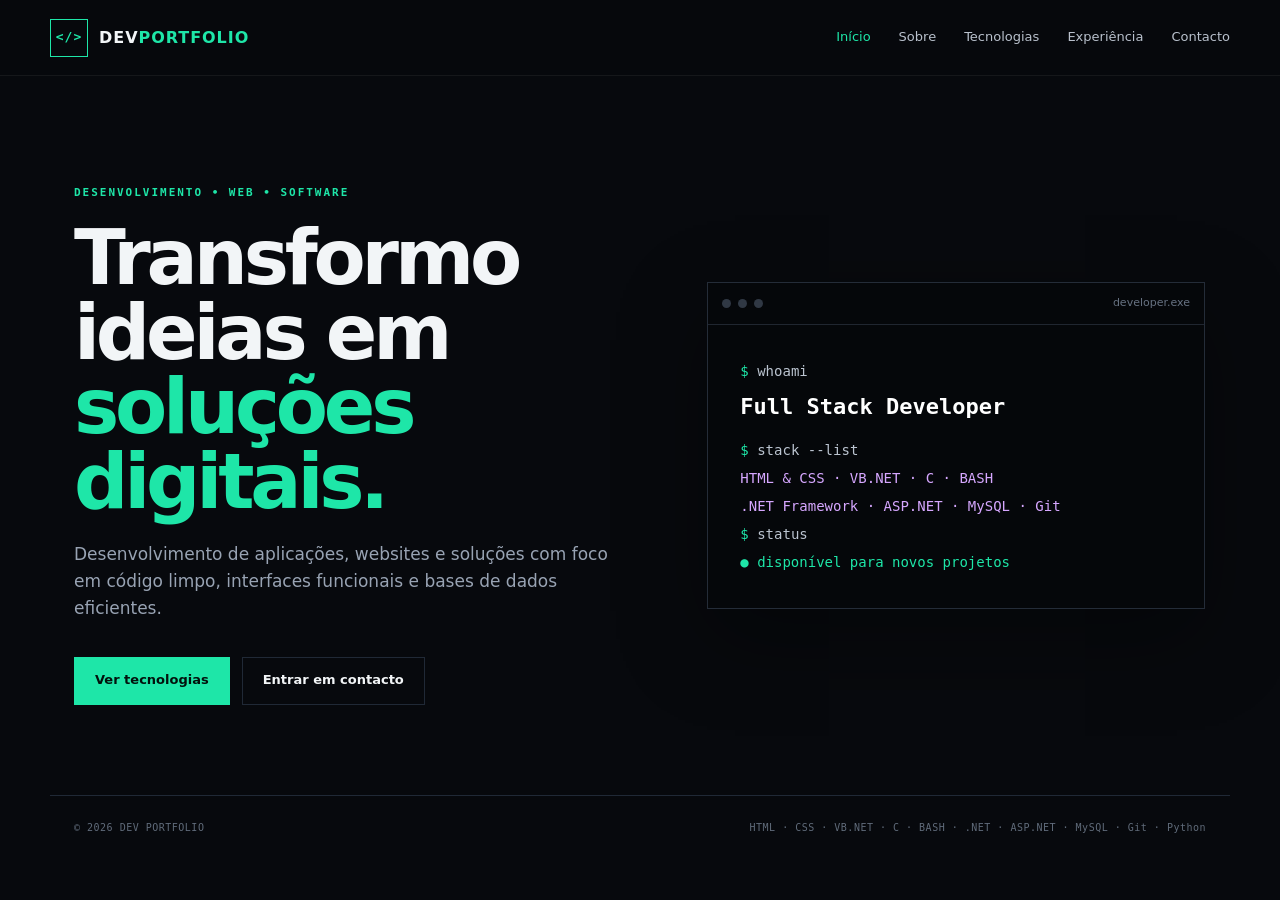
<file: index.html>
<!doctype html>
<html lang="pt-PT">
<head>
  <meta charset="utf-8">
  <meta name="viewport" content="width=device-width, initial-scale=1">
  <meta name="description" content="Portfólio de desenvolvimento web e software">
  <title>Início | Portfólio</title>
  <link rel="stylesheet" href="style.css">
</head>
<body>
  <header class="topbar">
    <a class="brand" href="index.html" aria-label="Página inicial">
      <span class="brand-mark">&lt;/&gt;</span>
      <span>DEV<span class="accent">PORTFOLIO</span></span>
    </a>
    <button class="menu-toggle" aria-label="Abrir menu">☰</button>
    <nav id="nav">
      <a href="index.html" class="active">Início</a>
      <a href="sobre.html">Sobre</a>
      <a href="tecnologias.html">Tecnologias</a>
      <a href="experiencia.html">Experiência</a>
      <a href="contacto.html">Contacto</a>
    </nav>
  </header>

  <main>
    <section id="inicio" class="hero">
      <div class="hero-copy">
        <p class="eyebrow">DESENVOLVIMENTO • WEB • SOFTWARE</p>
        <h1>Transformo ideias em<br><span>soluções digitais.</span></h1>
        <p class="lead">Desenvolvimento de aplicações, websites e soluções com foco em código limpo, interfaces funcionais e bases de dados eficientes.</p>
        <div class="hero-actions">
          <a class="btn primary" href="tecnologias.html">Ver tecnologias</a>
          <a class="btn ghost" href="contacto.html">Entrar em contacto</a>
        </div>
      </div>
      <div class="hero-card">
        <div class="terminal">
          <div class="terminal-head"><span></span><span></span><span></span><b>developer.exe</b></div>
          <div class="terminal-body">
            <p><i>$</i> whoami</p>
            <h3>Full Stack Developer</h3>
            <p><i>$</i> stack --list</p>
            <p class="code">HTML & CSS · VB.NET · C · BASH</p>
            <p class="code">.NET Framework · ASP.NET · MySQL · Git</p>
            <p><i>$</i> status</p>
            <p class="ok">● disponível para novos projetos</p>
          </div>
        </div>
      </div>
    </section>
  </main>

  <footer>
    <span>© 2026 DEV PORTFOLIO</span>
    <span>HTML · CSS · VB.NET · C · BASH · .NET · ASP.NET · MySQL · Git · Python</span>
  </footer>
  <script src="script.js"></script>
</body>
</html>
</file>
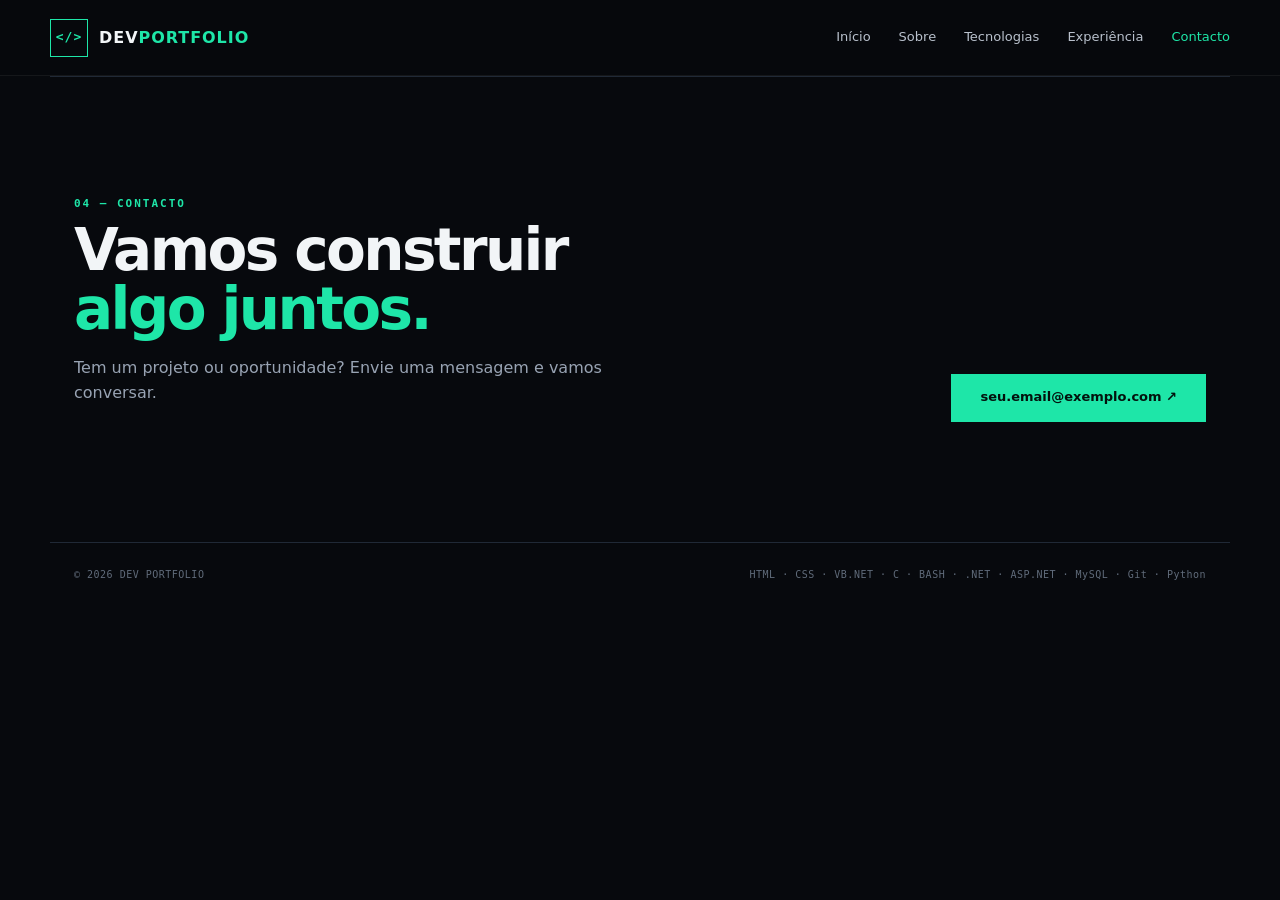
<file: contacto.html>
<!doctype html>
<html lang="pt-PT">
<head>
  <meta charset="utf-8">
  <meta name="viewport" content="width=device-width, initial-scale=1">
  <meta name="description" content="Portfólio de desenvolvimento web e software">
  <title>Contacto | Portfólio</title>
  <link rel="stylesheet" href="style.css">
</head>
<body>
  <header class="topbar">
    <a class="brand" href="index.html" aria-label="Página inicial">
      <span class="brand-mark">&lt;/&gt;</span>
      <span>DEV<span class="accent">PORTFOLIO</span></span>
    </a>
    <button class="menu-toggle" aria-label="Abrir menu">☰</button>
    <nav id="nav">
      <a href="index.html">Início</a>
      <a href="sobre.html">Sobre</a>
      <a href="tecnologias.html">Tecnologias</a>
      <a href="experiencia.html">Experiência</a>
      <a href="contacto.html" class="active">Contacto</a>
    </nav>
  </header>

  <main>
    <section id="contacto" class="contact">
      <div>
        <p class="eyebrow">04 — CONTACTO</p>
        <h2>Vamos construir<br><span>algo juntos.</span></h2>
        <p>Tem um projeto ou oportunidade? Envie uma mensagem e vamos conversar.</p>
      </div>
      <a class="btn primary large" href="mailto:seu.email@exemplo.com">seu.email@exemplo.com ↗</a>
    </section>
  </main>

  <footer>
    <span>© 2026 DEV PORTFOLIO</span>
    <span>HTML · CSS · VB.NET · C · BASH · .NET · ASP.NET · MySQL · Git · Python</span>
  </footer>
  <script src="script.js"></script>
</body>
</html>
</file>
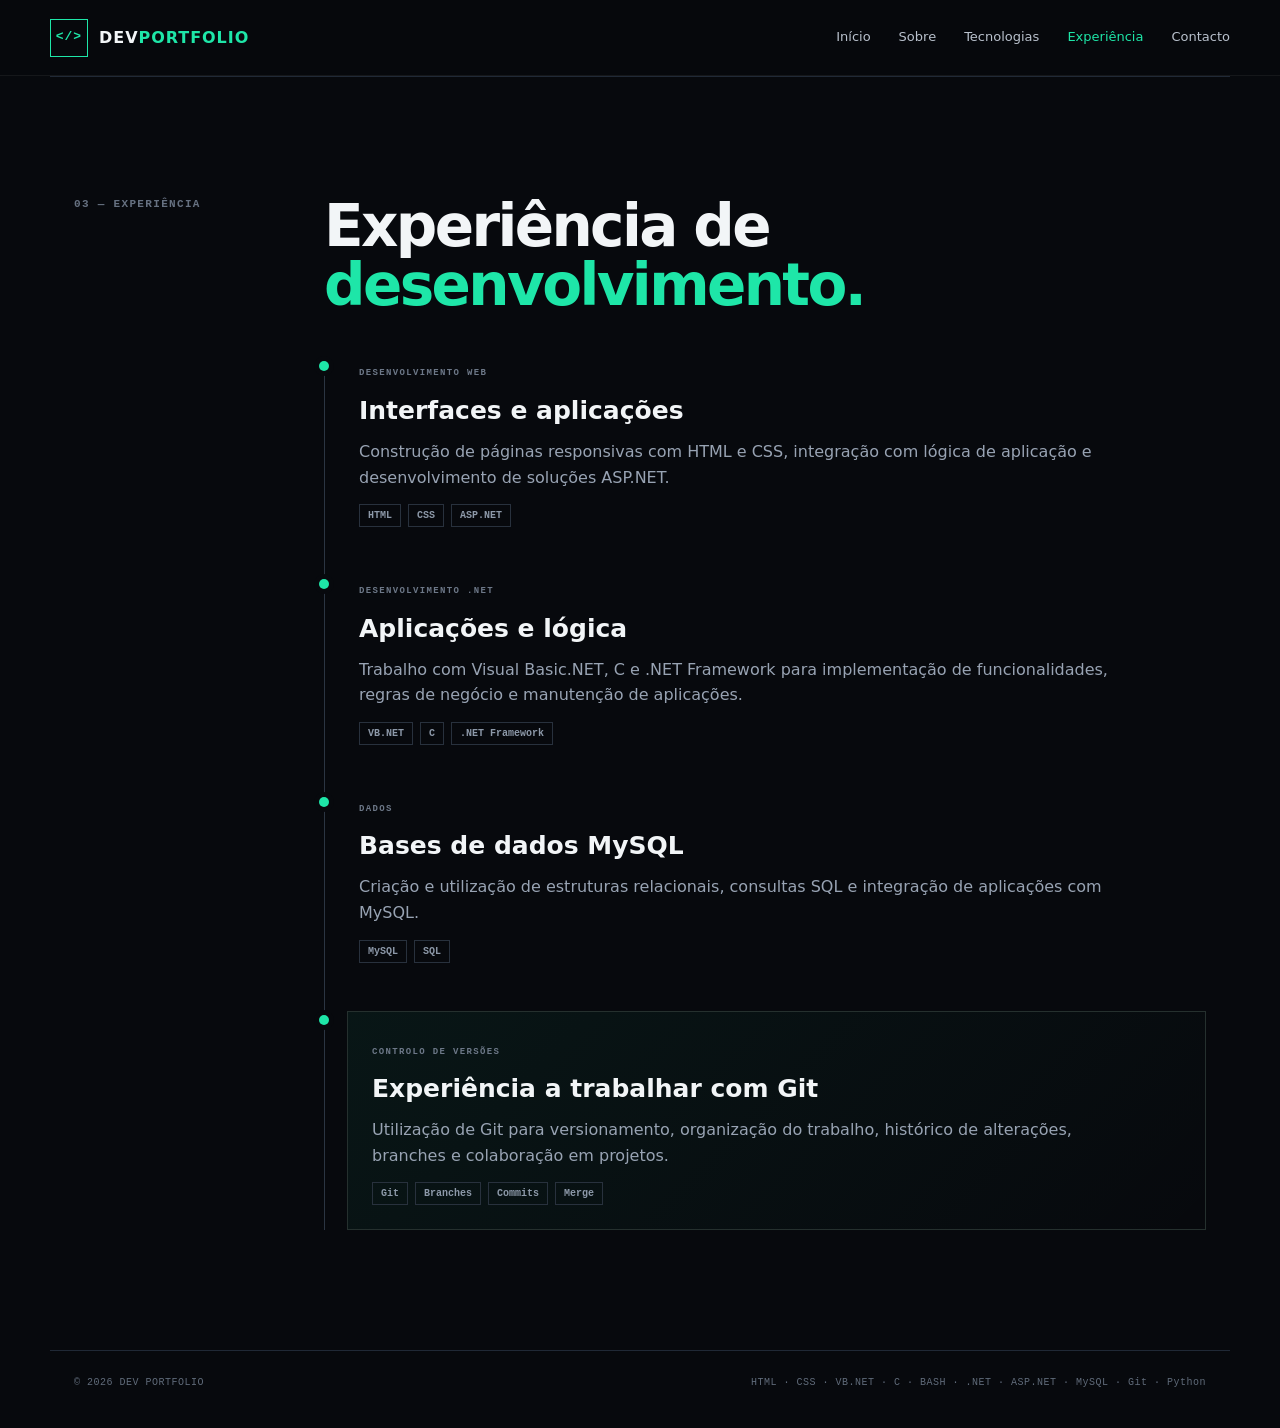
<file: experiencia.html>
<!doctype html>
<html lang="pt-PT">
<head>
  <meta charset="utf-8">
  <meta name="viewport" content="width=device-width, initial-scale=1">
  <meta name="description" content="Portfólio de desenvolvimento web e software">
  <title>Experiência | Portfólio</title>
  <link rel="stylesheet" href="style.css">
</head>
<body>
  <header class="topbar">
    <a class="brand" href="index.html" aria-label="Página inicial">
      <span class="brand-mark">&lt;/&gt;</span>
      <span>DEV<span class="accent">PORTFOLIO</span></span>
    </a>
    <button class="menu-toggle" aria-label="Abrir menu">☰</button>
    <nav id="nav">
      <a href="index.html">Início</a>
      <a href="sobre.html">Sobre</a>
      <a href="tecnologias.html">Tecnologias</a>
      <a href="experiencia.html" class="active">Experiência</a>
      <a href="contacto.html">Contacto</a>
    </nav>
  </header>

  <main>
    <section id="experiencia" class="section experience">
      <div class="section-label">03 — EXPERIÊNCIA</div>
      <div>
        <h2>Experiência de<br><span>desenvolvimento.</span></h2>
        <div class="timeline">
          <article class="timeline-item">
            <div class="dot"></div>
            <div class="timeline-content">
              <span class="period">DESENVOLVIMENTO WEB</span>
              <h3>Interfaces e aplicações</h3>
              <p>Construção de páginas responsivas com HTML e CSS, integração com lógica de aplicação e desenvolvimento de soluções ASP.NET.</p>
              <div class="tags"><span>HTML</span><span>CSS</span><span>ASP.NET</span></div>
            </div>
          </article>
          <article class="timeline-item">
            <div class="dot"></div>
            <div class="timeline-content">
              <span class="period">DESENVOLVIMENTO .NET</span>
              <h3>Aplicações e lógica</h3>
              <p>Trabalho com Visual Basic.NET, C e .NET Framework para implementação de funcionalidades, regras de negócio e manutenção de aplicações.</p>
              <div class="tags"><span>VB.NET</span><span>C</span><span>.NET Framework</span></div>
            </div>
          </article>
          <article class="timeline-item">
            <div class="dot"></div>
            <div class="timeline-content">
              <span class="period">DADOS</span>
              <h3>Bases de dados MySQL</h3>
              <p>Criação e utilização de estruturas relacionais, consultas SQL e integração de aplicações com MySQL.</p>
              <div class="tags"><span>MySQL</span><span>SQL</span></div>
            </div>
          </article>
          <article class="timeline-item git-item">
            <div class="dot"></div>
            <div class="timeline-content">
              <span class="period">CONTROLO DE VERSÕES</span>
              <h3>Experiência a trabalhar com Git</h3>
              <p>Utilização de Git para versionamento, organização do trabalho, histórico de alterações, branches e colaboração em projetos.</p>
              <div class="tags"><span>Git</span><span>Branches</span><span>Commits</span><span>Merge</span></div>
            </div>
          </article>
        </div>
      </div>
    </section>
  </main>

  <footer>
    <span>© 2026 DEV PORTFOLIO</span>
    <span>HTML · CSS · VB.NET · C · BASH · .NET · ASP.NET · MySQL · Git · Python</span>
  </footer>
  <script src="script.js"></script>
</body>
</html>
</file>
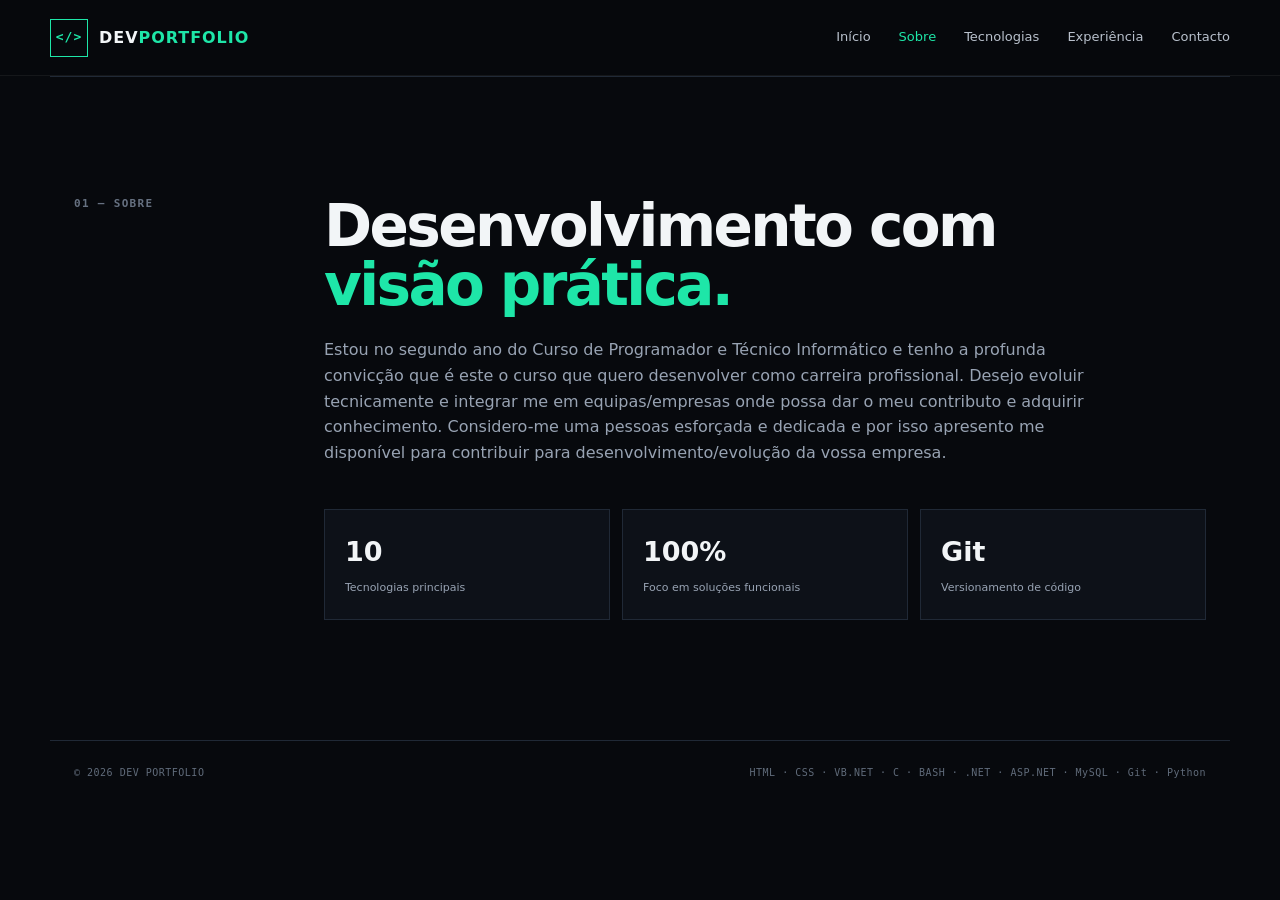
<file: sobre.html>
<!doctype html>
<html lang="pt-PT">
<head>
  <meta charset="utf-8">
  <meta name="viewport" content="width=device-width, initial-scale=1">
  <meta name="description" content="Portfólio de desenvolvimento web e software">
  <title>Sobre | Portfólio</title>
  <link rel="stylesheet" href="style.css">
</head>
<body>
  <header class="topbar">
    <a class="brand" href="index.html" aria-label="Página inicial">
      <span class="brand-mark">&lt;/&gt;</span>
      <span>DEV<span class="accent">PORTFOLIO</span></span>
    </a>
    <button class="menu-toggle" aria-label="Abrir menu">☰</button>
    <nav id="nav">
      <a href="index.html">Início</a>
      <a href="sobre.html" class="active">Sobre</a>
      <a href="tecnologias.html">Tecnologias</a>
      <a href="experiencia.html">Experiência</a>
      <a href="contacto.html">Contacto</a>
    </nav>
  </header>

  <main>
    <section id="sobre" class="section about">
      <div class="section-label">01 — SOBRE</div>
      <div>
        <h2>Desenvolvimento com<br><span>visão prática.</span></h2>
        <p>Estou no segundo ano do Curso de Programador e Técnico Informático e tenho a profunda
convicção que é este o curso que quero desenvolver como carreira profissional.
Desejo evoluir tecnicamente e integrar me em equipas/empresas onde possa dar o meu contributo e adquirir
conhecimento.
Considero-me uma pessoas esforçada e dedicada e por isso apresento me disponível para contribuir para
desenvolvimento/evolução da vossa empresa.

</p>
        <div class="stats">
          <div><strong>10</strong><span>Tecnologias principais</span></div>
          <div><strong>100%</strong><span>Foco em soluções funcionais</span></div>
          <div><strong>Git</strong><span>Versionamento de código</span></div>
        </div>
      </div>
    </section>
  </main>

  <footer>
    <span>© 2026 DEV PORTFOLIO</span>
    <span>HTML · CSS · VB.NET · C · BASH · .NET · ASP.NET · MySQL · Git · Python</span>
  </footer>
  <script src="script.js"></script>
</body>
</html>
</file>
<file: style.css>
:root{
  --bg:#07090d;--panel:#0d1118;--panel2:#111722;--text:#f2f5f7;--muted:#98a3b3;
  --accent:#1ee6a8;--line:#202936;--white:#fff;--max:1180px
}
*{box-sizing:border-box}html{scroll-behavior:smooth}body{margin:0;background:var(--bg);color:var(--text);font-family:Inter,ui-sans-serif,system-ui,-apple-system,BlinkMacSystemFont,"Segoe UI",sans-serif;line-height:1.6}
a{color:inherit;text-decoration:none}.topbar{position:sticky;top:0;z-index:20;height:76px;border-bottom:1px solid rgba(255,255,255,.06);background:rgba(7,9,13,.82);backdrop-filter:blur(16px);display:flex;align-items:center;justify-content:space-between;padding:0 max(24px,calc((100vw - var(--max))/2))}
.brand{display:flex;gap:11px;align-items:center;font-weight:800;letter-spacing:.06em}.brand-mark{display:grid;place-items:center;width:38px;height:38px;border:1px solid var(--accent);color:var(--accent);font-family:monospace}.accent{color:var(--accent)}
nav{display:flex;gap:28px;font-size:13px;color:#b9c1cd}nav a:hover{color:var(--accent)}nav a.active{color:var(--accent)}.menu-toggle{display:none;background:none;border:0;color:#fff;font-size:25px}
.hero{max-width:var(--max);min-height:650px;margin:auto;padding:110px 24px 90px;display:grid;grid-template-columns:1.05fr .95fr;gap:80px;align-items:center}
.eyebrow{font:700 11px/1.2 ui-monospace,SFMono-Regular,Menlo,monospace;letter-spacing:.18em;color:var(--accent)}
h1,h2,h3,p{margin-top:0}h1{font-size:clamp(46px,6vw,76px);line-height:.98;letter-spacing:-.055em;margin:22px 0}.hero h1 span,h2 span{color:var(--accent)}
.lead{max-width:620px;color:var(--muted);font-size:17px}.hero-actions{display:flex;gap:12px;margin-top:34px}.btn{display:inline-flex;align-items:center;justify-content:center;min-height:48px;padding:0 20px;border:1px solid var(--line);font-size:13px;font-weight:750}.btn.primary{background:var(--accent);border-color:var(--accent);color:#03120d}.btn.ghost:hover{border-color:var(--accent);color:var(--accent)}
.hero-card{padding:1px}.terminal{background:#05070a;border:1px solid #242c38;box-shadow:0 30px 80px rgba(0,0,0,.35)}.terminal-head{height:42px;border-bottom:1px solid #202630;display:flex;align-items:center;gap:7px;padding:0 14px;color:#677282;font-size:11px}.terminal-head span{width:9px;height:9px;border-radius:50%;background:#303844}.terminal-head b{margin-left:auto;font-weight:500}.terminal-body{padding:32px;font:14px/2 ui-monospace,SFMono-Regular,Menlo,monospace;color:#bbc4d0}.terminal-body p{margin:0}.terminal-body i{color:var(--accent);font-style:normal}.terminal-body h3{font:700 22px/1.3 ui-monospace,SFMono-Regular,Menlo,monospace;color:#fff;margin:8px 0 15px}.code{color:#d6a7ff}.ok{color:var(--accent)!important}
.section{max-width:var(--max);margin:auto;padding:120px 24px;display:grid;grid-template-columns:180px 1fr;gap:70px;border-top:1px solid var(--line)}.section-label{font:700 11px/1.3 ui-monospace,monospace;color:#667181;letter-spacing:.12em}
h2{font-size:clamp(38px,5vw,58px);line-height:1.02;letter-spacing:-.045em;margin-bottom:22px}.about p,.section-intro{max-width:760px;color:var(--muted);font-size:16px}.stats{display:grid;grid-template-columns:repeat(3,1fr);gap:12px;margin-top:44px}.stats div{border:1px solid var(--line);padding:20px;background:var(--panel)}.stats strong{display:block;font-size:27px}.stats span{font-size:11px;color:var(--muted)}
.tech-grid{display:grid;grid-template-columns:repeat(2,1fr);gap:12px;margin-top:40px}.tech-card{min-height:160px;border:1px solid var(--line);background:var(--panel);padding:24px;display:flex;gap:22px;align-items:flex-start;transition:.25s}.tech-card:hover{transform:translateY(-3px);border-color:#344151}.tech-card img{width:70px;height:70px;object-fit:contain}.tech-card small,.period{font:700 9px/1.2 ui-monospace,monospace;letter-spacing:.15em;color:#6d7888}.tech-card h3{font-size:20px;margin:6px 0}.tech-card p{font-size:13px;color:var(--muted);margin:0}.text-icon{align-items:center}.icon{width:70px;height:70px;flex:0 0 70px;display:grid;place-items:center;background:#2d6cdf;color:#fff;font:bold 30px ui-monospace,monospace}.icon.bash{background:#20262d}.icon.net{background:#512bd4}.icon.asp{background:#0078d4}.icon.sql{background:#4479a1;font-size:20px}
.timeline{margin-top:42px;border-left:1px solid #2b3542;padding-left:34px}.timeline-item{position:relative;padding:0 0 48px}.timeline-item:last-child{padding-bottom:0}.dot{position:absolute;width:10px;height:10px;border-radius:50%;background:var(--accent);left:-40px;top:4px;box-shadow:0 0 0 5px var(--bg)}.timeline-content h3{font-size:25px;margin:8px 0}.timeline-content p{max-width:760px;color:var(--muted);margin-bottom:14px}.tags{display:flex;flex-wrap:wrap;gap:7px}.tags span{font:600 10px ui-monospace,monospace;padding:5px 8px;border:1px solid #28313d;color:#8d99a9}.git-item .timeline-content{border:1px solid #25302e;background:linear-gradient(135deg,rgba(30,230,168,.06),transparent);padding:24px;margin-left:-12px}
.contact{max-width:var(--max);margin:0 auto;padding:120px 24px;display:flex;align-items:end;justify-content:space-between;gap:40px;border-top:1px solid var(--line)}.contact h2{margin-bottom:15px}.contact p:not(.eyebrow){color:var(--muted);max-width:560px}.large{padding:0 28px;white-space:nowrap}
footer{max-width:var(--max);margin:auto;padding:26px 24px 40px;border-top:1px solid var(--line);display:flex;justify-content:space-between;color:#606b7a;font:10px ui-monospace,monospace;letter-spacing:.05em}
@media(max-width:850px){nav{display:none}.menu-toggle{display:block}.topbar:has(#nav.open) nav{display:flex;position:absolute;top:76px;left:0;right:0;background:#080b10;border-bottom:1px solid var(--line);padding:20px 24px;flex-direction:column;gap:16px}.hero{grid-template-columns:1fr;gap:40px;padding-top:80px}.section{grid-template-columns:1fr;gap:24px;padding-top:90px}.tech-grid{grid-template-columns:1fr}.contact{display:block}.contact .btn{margin-top:20px}footer{display:block}footer span{display:block;margin:7px 0}.stats{grid-template-columns:1fr}}
@media(max-width:500px){.hero{padding-left:18px;padding-right:18px}h1{font-size:44px}.section{padding-left:18px;padding-right:18px}.hero-actions{flex-direction:column}.btn{width:100%}.terminal-body{padding:22px;font-size:12px}.tech-card{padding:18px;gap:14px}.tech-card img,.icon{width:58px;height:58px;flex-basis:58px}}
</file>
